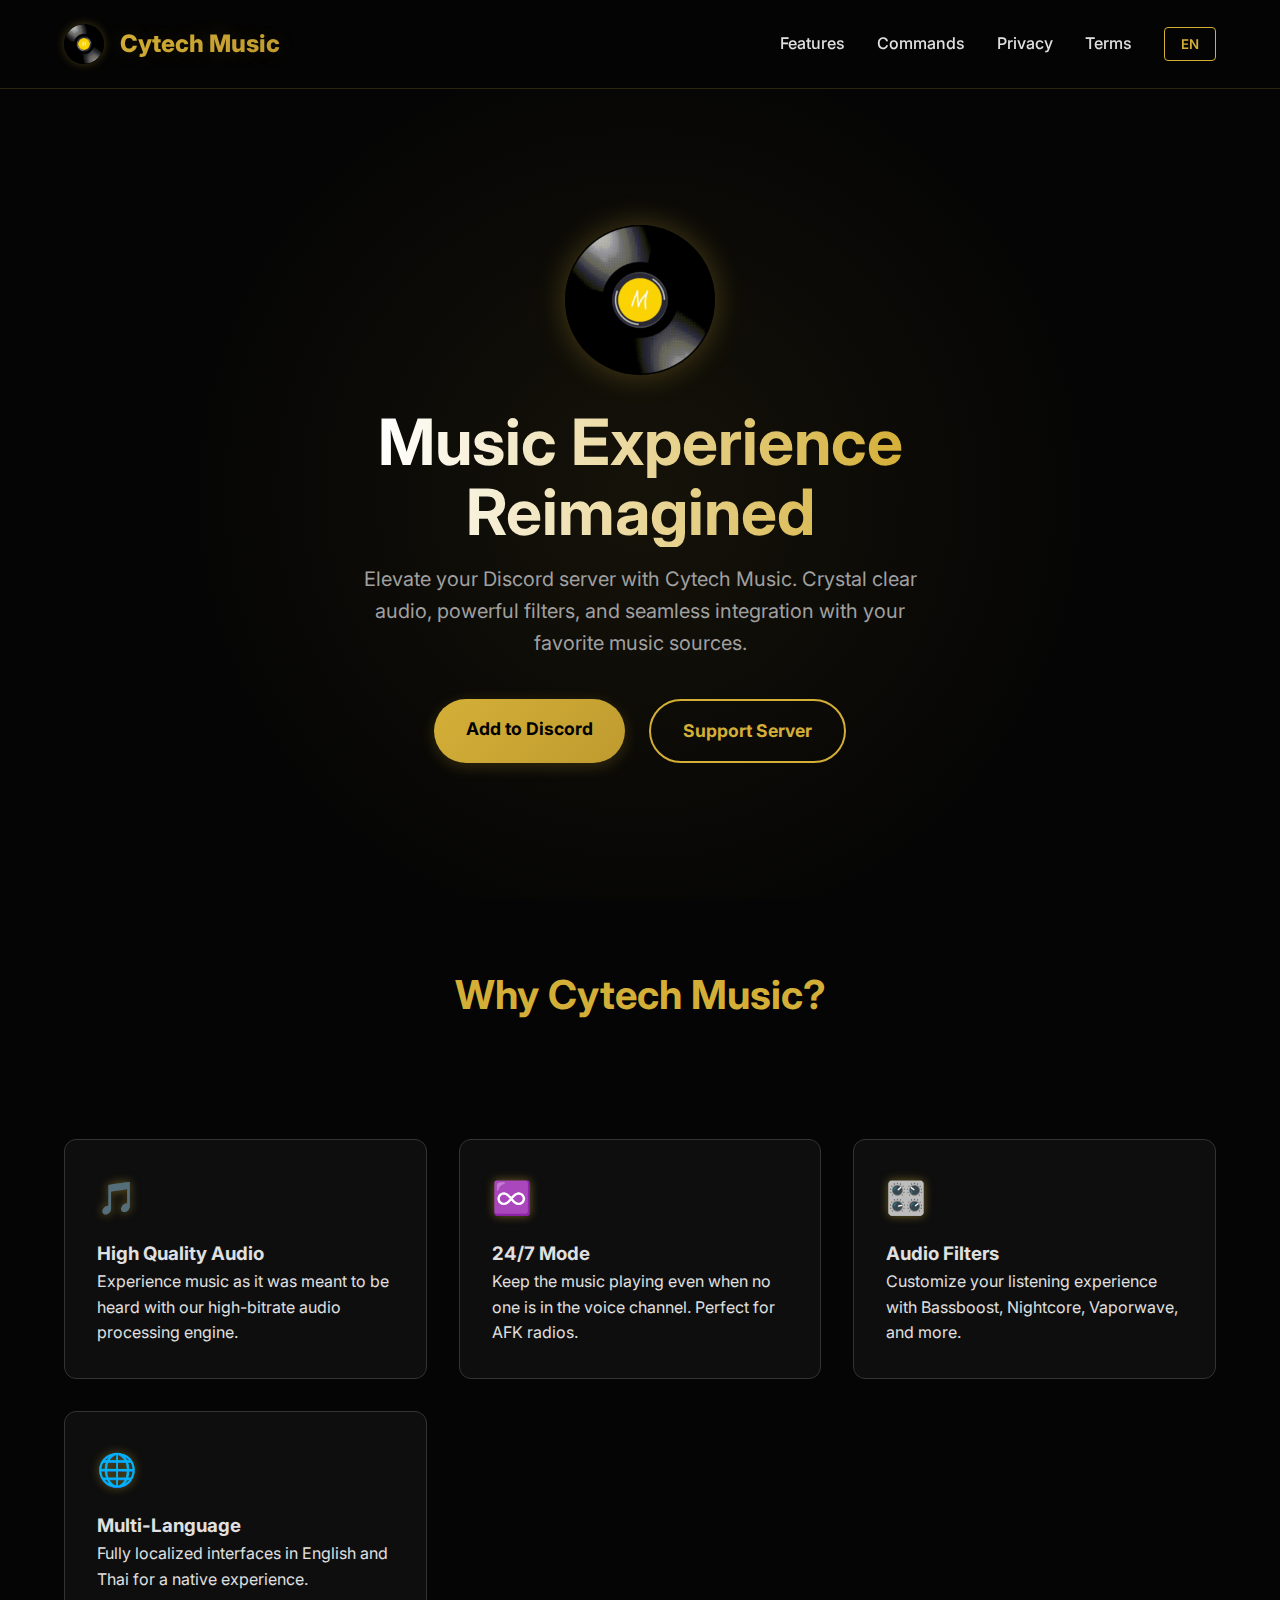
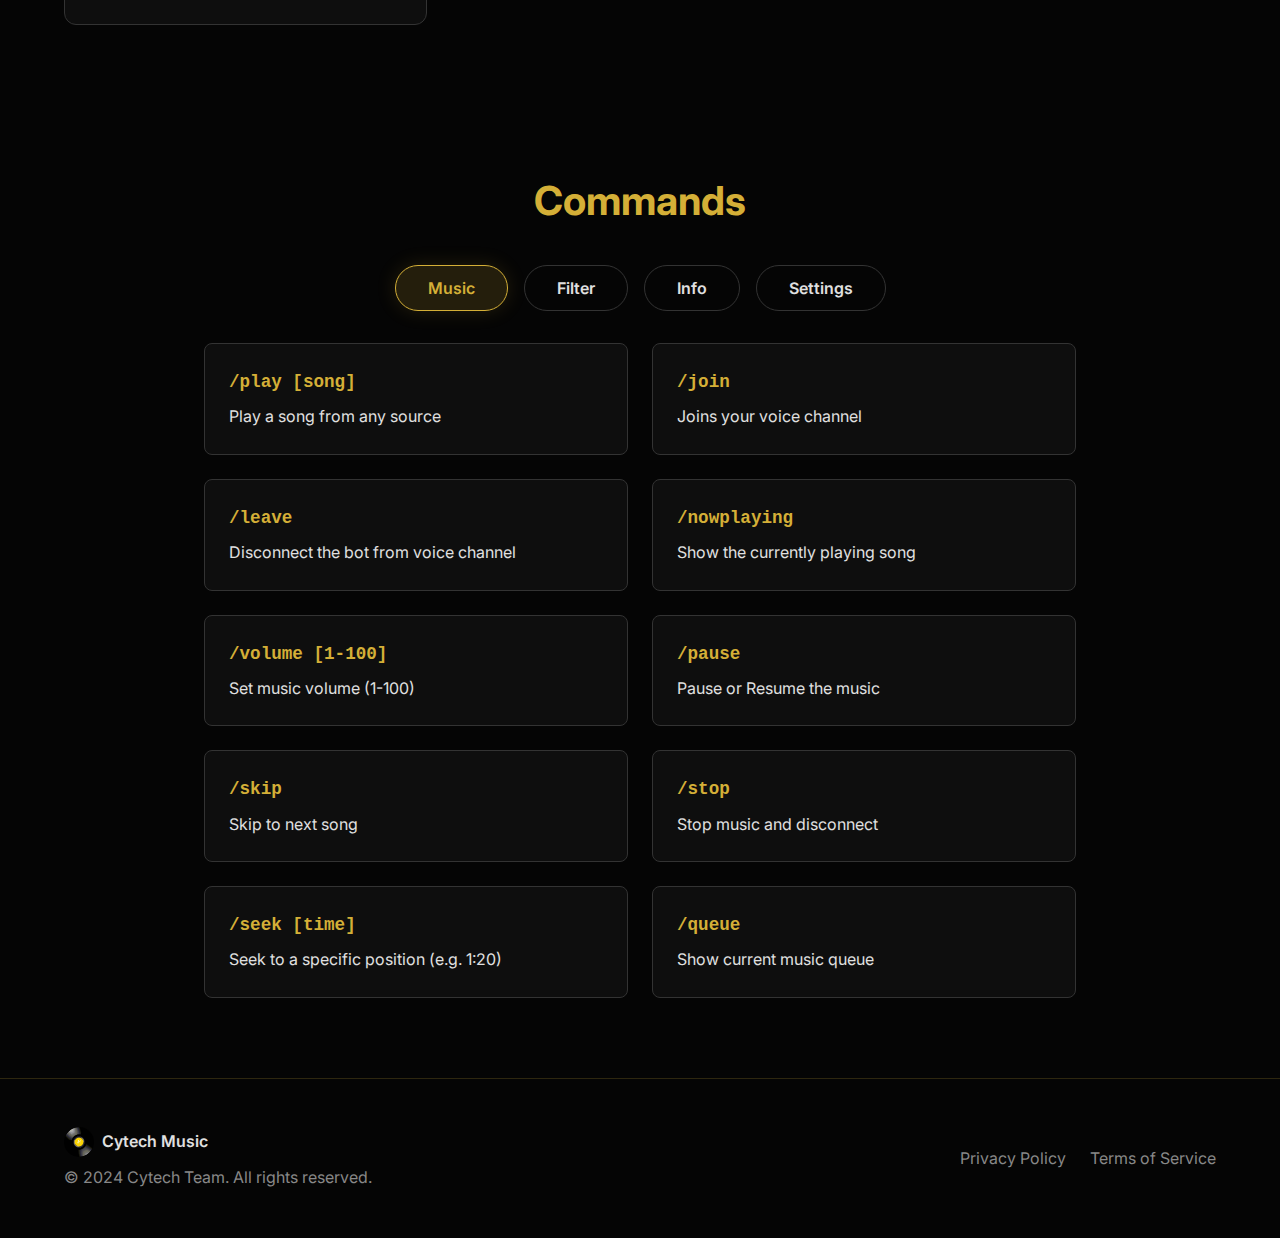
<file: index.html>
<!DOCTYPE html>
<html lang="en">

<head>
    <meta charset="UTF-8">
    <meta name="viewport" content="width=device-width, initial-scale=1.0">
    <title>Cytech Music - High Quality Discord Music Bot</title>
    <link rel="icon" href="logo.gif" type="image/gif">
    <link rel="stylesheet" href="style.css">
    <link href="https://fonts.googleapis.com/css2?family=Inter:wght@400;500;600;700;800&display=swap" rel="stylesheet">
    <link rel="stylesheet" href="https://cdnjs.cloudflare.com/ajax/libs/font-awesome/6.0.0/css/all.min.css">
</head>

<body>
    <header>
        <div class="logo-container">
            <img src="logo.gif" alt="Cytech Music Logo" class="logo-img">
            <a href="index.html" class="logo">Cytech Music</a>
        </div>
        <nav>
            <div class="hamburger" onclick="toggleMenu()">
                <i class="fas fa-bars"></i>
            </div>
            <ul id="nav-links">
                <li><a href="#features" class="lang-text" data-en="Features" data-th="ฟีเจอร์"
                        onclick="closeMenu()">Features</a></li>
                <li><a href="#commands" class="lang-text" data-en="Commands" data-th="คำสั่ง"
                        onclick="closeMenu()">Commands</a></li>
                <li><a href="privacy.html" class="lang-text" data-en="Privacy" data-th="ความเป็นส่วนตัว"
                        onclick="closeMenu()">Privacy</a>
                </li>
                <li><a href="terms.html" class="lang-text" data-en="Terms" data-th="ข้อตกลง"
                        onclick="closeMenu()">Terms</a></li>
            </ul>
            <div class="lang-switch">
                <button id="lang-btn" onclick="toggleLanguage()">
                    <span id="curr-lang">EN</span>
                </button>
            </div>
        </nav>
    </header>

    <main>
        <section class="hero">
            <img src="logo.gif" alt="Cytech Music" class="hero-logo">
            <h1 class="lang-text" data-en="Music Experience<br>Reimagined" data-th="ประสบการณ์ดนตรี<br>ที่เหนือกว่า">
                Music Experience<br>Reimagined</h1>
            <p class="lang-text"
                data-en="Elevate your Discord server with Cytech Music. Crystal clear audio, powerful filters, and seamless integration with your favorite music sources."
                data-th="ยกระดับเซิร์ฟเวอร์ Discord ของคุณด้วย Cytech Music ระบบเสียงคมชัด ฟิลเตอร์จัดเต็ม และรองรับแหล่งเพลงที่คุณชื่นชอบ">
                Elevate your Discord server with Cytech Music. Crystal clear audio, powerful filters, and seamless
                integration with your favorite music sources.
            </p>
            <div class="hero-buttons">
                <a href="https://discord.com/oauth2/authorize?client_id=1315589139265224724&permissions=8&integration_type=0&scope=bot"
                    class="cta-button lang-text" data-en="Add to Discord" data-th="เชิญบอทเข้าเซิร์ฟเวอร์">Add to
                    Discord</a>
                <a href="https://discord.gg/jcJ2P6Bh2p" class="cta-button secondary lang-text" data-en="Support Server"
                    data-th="เข้าร่วมกลุ่มสนับสนุน">Support Server</a>
            </div>
        </section>

        <h2 class="section-title lang-text" id="features" data-en="Why Cytech Music?" data-th="ทำไมต้อง Cytech Music?">
            Why Cytech Music?</h2>
        <section class="features">
            <div class="feature-card">
                <div class="feature-icon">🎵</div>
                <h3 class="lang-text" data-en="High Quality Audio" data-th="คุณภาพเสียงระดับสูง">High Quality Audio</h3>
                <p class="lang-text"
                    data-en="Experience music as it was meant to be heard with our high-bitrate audio processing engine."
                    data-th="สัมผัสประสบการณ์ฟังเพลงที่ชัดเจนด้วยระบบประมวลผลเสียงคุณภาพสูงของเรา">Experience music as
                    it was meant to be heard with our high-bitrate audio processing engine.</p>
            </div>
            <div class="feature-card">
                <div class="feature-icon">♾️</div>
                <h3 class="lang-text" data-en="24/7 Mode" data-th="โหมด 24/7">24/7 Mode</h3>
                <p class="lang-text"
                    data-en="Keep the music playing even when no one is in the voice channel. Perfect for AFK radios."
                    data-th="เล่นเพลงต่อเนื่องแม้ไม่มีใครอยู่ในห้องเสียง เหมาะสำหรับเปิดวิทยุ AFK">Keep the music
                    playing even when no one is in the voice channel. Perfect for AFK radios.</p>
            </div>
            <div class="feature-card">
                <div class="feature-icon">🎛️</div>
                <h3 class="lang-text" data-en="Audio Filters" data-th="ฟิลเตอร์เสียง">Audio Filters</h3>
                <p class="lang-text"
                    data-en="Customize your listening experience with Bassboost, Nightcore, Vaporwave, and more."
                    data-th="ปรับแต่งการฟังด้วย Bassboost, Nightcore, Vaporwave และอื่นๆ อีกมากมาย">Customize your
                    listening experience with Bassboost, Nightcore, Vaporwave, and more.</p>
            </div>
            <div class="feature-card">
                <div class="feature-icon">🌐</div>
                <h3 class="lang-text" data-en="Multi-Language" data-th="รองรับหลายภาษา">Multi-Language</h3>
                <p class="lang-text" data-en="Fully localized interfaces in English and Thai for a native experience."
                    data-th="รองรับทั้งภาษาอังกฤษและภาษาไทยอย่างเต็มรูปแบบ เพื่อความเข้าใจที่ง่ายขึ้น">Fully localized
                    interfaces in English and Thai for a native experience.</p>
            </div>
        </section>

        <h2 class="section-title lang-text" id="commands" data-en="Commands" data-th="รายการคำสั่ง">Commands</h2>

        <div class="tabs-container">
            <div class="tabs">
                <button class="tab-btn active" onclick="openTab('music')">Music</button>
                <button class="tab-btn" onclick="openTab('filter')">Filter</button>
                <button class="tab-btn" onclick="openTab('info')">Info</button>
                <button class="tab-btn" onclick="openTab('settings')">Settings</button>
            </div>

            <!-- MUSIC COMMANDS -->
            <div id="music" class="tab-content active">
                <div class="command-grid">
                    <div class="command-item">
                        <span class="command-name">/play [song]</span>
                        <span class="lang-text" data-en="Play a song from any source"
                            data-th="เล่นเพลงจากแหล่งต่างๆ">Play a song from any source</span>
                    </div>
                    <div class="command-item">
                        <span class="command-name">/join</span>
                        <span class="lang-text" data-en="Joins your voice channel"
                            data-th="เข้าร่วมช่องเสียงของคุณ">Joins your voice channel</span>
                    </div>
                    <div class="command-item">
                        <span class="command-name">/leave</span>
                        <span class="lang-text" data-en="Disconnect the bot from voice channel"
                            data-th="ตัดการเชื่อมต่อบอทจากช่องเสียง">Disconnect the bot from voice channel</span>
                    </div>
                    <div class="command-item">
                        <span class="command-name">/nowplaying</span>
                        <span class="lang-text" data-en="Show the currently playing song"
                            data-th="แสดงเพลงที่กำลังเล่นอยู่">Show the currently playing song</span>
                    </div>
                    <div class="command-item">
                        <span class="command-name">/volume [1-100]</span>
                        <span class="lang-text" data-en="Set music volume (1-100)"
                            data-th="ปรับระดับเสียงเพลง (1-100)">Set music volume (1-100)</span>
                    </div>
                    <div class="command-item">
                        <span class="command-name">/pause</span>
                        <span class="lang-text" data-en="Pause or Resume the music"
                            data-th="หยุดชั่วคราว หรือ เล่นเพลงต่อ">Pause or Resume the music</span>
                    </div>
                    <div class="command-item">
                        <span class="command-name">/skip</span>
                        <span class="lang-text" data-en="Skip to next song" data-th="ข้ามไปเพลงถัดไป">Skip to next
                            song</span>
                    </div>
                    <div class="command-item">
                        <span class="command-name">/stop</span>
                        <span class="lang-text" data-en="Stop music and disconnect"
                            data-th="หยุดเพลงและออกจากช่องเสียง">Stop music and disconnect</span>
                    </div>
                    <div class="command-item">
                        <span class="command-name">/seek [time]</span>
                        <span class="lang-text" data-en="Seek to a specific position (e.g. 1:20)"
                            data-th="เลื่อนไปยังช่วงเวลาที่ต้องการ (เช่น 1:20)">Seek to a specific position (e.g.
                            1:20)</span>
                    </div>
                    <div class="command-item">
                        <span class="command-name">/queue</span>
                        <span class="lang-text" data-en="Show current music queue" data-th="แสดงคิวเพลงปัจจุบัน">Show
                            current music queue</span>
                    </div>
                </div>
            </div>

            <!-- FILTER COMMANDS -->
            <div id="filter" class="tab-content">
                <div class="command-grid">
                    <div class="command-item">
                        <span class="command-name">/speed [value]</span>
                        <span class="lang-text" data-en="Set playback speed (e.g. 1.25)"
                            data-th="ปรับความเร็วเพลง (เช่น 1.25)">Set playback speed</span>
                    </div>
                    <div class="command-item">
                        <span class="command-name">/karaoke</span>
                        <span class="lang-text" data-en="Apply karaoke effect (remove vocals)"
                            data-th="เปิดโหมดคาราโอเกะ (ตัดเสียงร้อง)">Apply karaoke effect</span>
                    </div>
                    <div class="command-item">
                        <span class="command-name">/tremolo</span>
                        <span class="lang-text" data-en="Apply tremolo effect"
                            data-th="เปิดเอฟเฟกต์ Tremolo (สั่น)">Apply tremolo effect</span>
                    </div>
                    <div class="command-item">
                        <span class="command-name">/vibrato</span>
                        <span class="lang-text" data-en="Apply vibrato effect"
                            data-th="เปิดเอฟเฟกต์ Vibrato (ลูกคอ)">Apply vibrato effect</span>
                    </div>
                    <div class="command-item">
                        <span class="command-name">/rotation</span>
                        <span class="lang-text" data-en="Apply rotation effect" data-th="เปิดเอฟเฟกต์หมุนเสียง">Apply
                            rotation effect</span>
                    </div>
                    <div class="command-item">
                        <span class="command-name">/distortion</span>
                        <span class="lang-text" data-en="Apply distortion effect" data-th="เปิดเอฟเฟกต์เสียงแตก">Apply
                            distortion effect</span>
                    </div>
                    <div class="command-item">
                        <span class="command-name">/lowpass</span>
                        <span class="lang-text" data-en="Apply lowpass filter"
                            data-th="เปิด Lowpass Filter (ตัดเสียงแหลม)">Apply lowpass filter</span>
                    </div>
                    <div class="command-item">
                        <span class="command-name">/channelmix</span>
                        <span class="lang-text" data-en="Mix audio channels manually"
                            data-th="ปรับแต่ง Channel เสียงเอง">Mix audio channels manually</span>
                    </div>
                    <div class="command-item">
                        <span class="command-name">/nightcore</span>
                        <span class="lang-text" data-en="Apply Nightcore effect" data-th="เปิดโหมด Nightcore">Apply
                            Nightcore effect</span>
                    </div>
                    <div class="command-item">
                        <span class="command-name">/8d</span>
                        <span class="lang-text" data-en="Apply 8D Audio effect" data-th="เปิดโหมด 8D Audio">Apply 8D
                            Audio effect</span>
                    </div>
                    <div class="command-item">
                        <span class="command-name">/vaporwave</span>
                        <span class="lang-text" data-en="Apply Vaporwave effect" data-th="เปิดโหมด Vaporwave">Apply
                            Vaporwave effect</span>
                    </div>
                    <div class="command-item">
                        <span class="command-name">/cleareffect</span>
                        <span class="lang-text" data-en="Clear all sound effects"
                            data-th="ล้างเอฟเฟกต์เสียงทั้งหมด">Clear all sound effects</span>
                    </div>
                </div>
            </div>

            <!-- INFO COMMANDS -->
            <div id="info" class="tab-content">
                <div class="command-grid">
                    <div class="command-item">
                        <span class="command-name">/help</span>
                        <span class="lang-text" data-en="Show help info" data-th="แสดงวิธีใช้งานและรายชื่อคำสั่ง">Show
                            help info</span>
                    </div>
                    <div class="command-item">
                        <span class="command-name">/viewsettings</span>
                        <span class="lang-text" data-en="View current settings" data-th="ดูการตั้งค่าปัจจุบัน">View
                            current settings</span>
                    </div>
                    <div class="command-item">
                        <span class="command-name">/ping</span>
                        <span class="lang-text" data-en="Check bot latency" data-th="เช็คค่าความหน่วง (Ping)">Check bot
                            latency</span>
                    </div>
                    <div class="command-item">
                        <span class="command-name">/uptime</span>
                        <span class="lang-text" data-en="Check bot uptime" data-th="เช็คเวลาทำงานของบอท">Check bot
                            uptime</span>
                    </div>
                    <div class="command-item">
                        <span class="command-name">/stats</span>
                        <span class="lang-text" data-en="Show system & node stats" data-th="แสดงสถานะระบบและ Node">Show
                            system & node stats</span>
                    </div>
                    <div class="command-item">
                        <span class="command-name">/botinfo</span>
                        <span class="lang-text" data-en="Show bot information" data-th="แสดงข้อมูลเกี่ยวกับบอท">Show bot
                            information</span>
                    </div>
                </div>
            </div>

            <!-- SETTINGS COMMANDS -->
            <div id="settings" class="tab-content">
                <div class="command-grid">
                    <div class="command-item">
                        <span class="command-name">/reset</span>
                        <span class="lang-text" data-en="Reset settings to default"
                            data-th="รีเซ็ตการตั้งค่าเป็นค่าเริ่มต้น">Reset settings to default</span>
                    </div>
                    <div class="command-item">
                        <span class="command-name">/setup</span>
                        <span class="lang-text" data-en="Create music request channel" data-th="สร้างห้องขอเพลง">Create
                            music request channel</span>
                    </div>
                    <div class="command-item">
                        <span class="command-name">/prefix [new]</span>
                        <span class="lang-text" data-en="Change bot prefix" data-th="เปลี่ยนคำนำหน้าบอท">Change bot
                            prefix</span>
                    </div>
                    <div class="command-item">
                        <span class="command-name">/language [lang]</span>
                        <span class="lang-text" data-en="Change bot language (en/th)"
                            data-th="เปลี่ยนภาษาของบอท (en/th)">Change bot language</span>
                    </div>
                    <div class="command-item">
                        <span class="command-name">/247</span>
                        <span class="lang-text" data-en="Toggle 24/7 mode" data-th="เปิด-ปิดโหมด 24/7">Toggle 24/7
                            mode</span>
                    </div>
                    <div class="command-item">
                        <span class="command-name">/autoplay</span>
                        <span class="lang-text" data-en="Toggle Autoplay" data-th="เปิด-ปิดเล่นเพลงอัตโนมัติ">Toggle
                            Autoplay</span>
                    </div>
                </div>
            </div>
        </div>
    </main>

    <footer>
        <div class="footer-content">
            <div class="footer-left">
                <div class="footer-logo">
                    <img src="logo.gif" alt="Logo" style="width: 30px; border-radius: 50%;">
                    <span>Cytech Music</span>
                </div>
                <div class="copyright">&copy; 2024 Cytech Team. All rights reserved.</div>
            </div>
            <div class="legal-links">
                <a href="privacy.html" class="lang-text" data-en="Privacy Policy"
                    data-th="นโยบายความเป็นส่วนตัว">Privacy
                    Policy</a>
                <a href="terms.html" class="lang-text" data-en="Terms of Service" data-th="เงื่อนไขการให้บริการ">Terms
                    of
                    Service</a>
            </div>
        </div>
    </footer>

    <script src="script.js"></script>
</body>

</html>
</file>
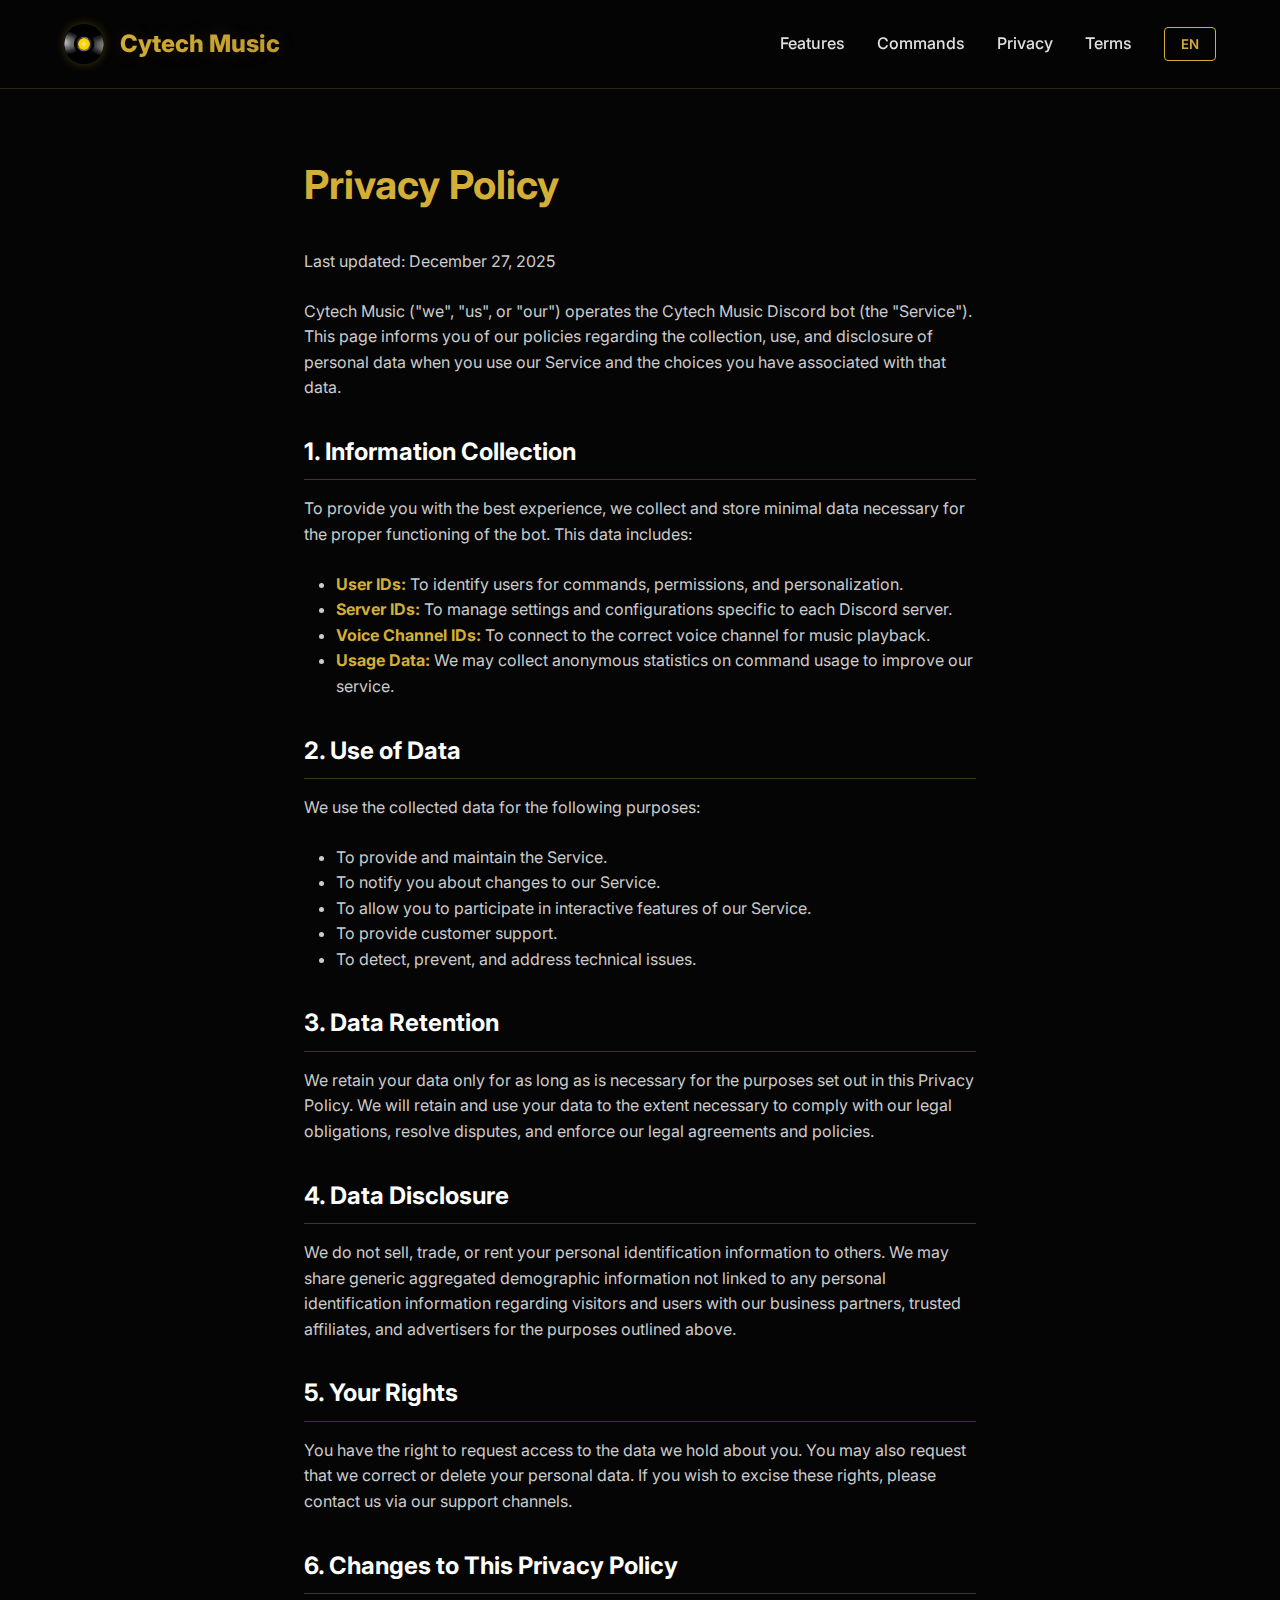
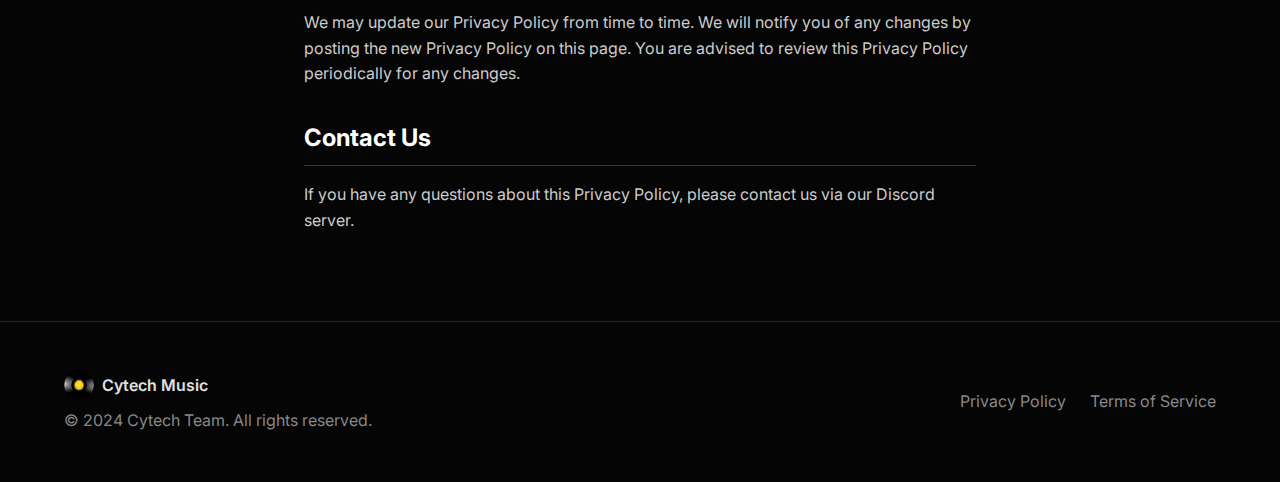
<file: privacy.html>
<!DOCTYPE html>
<html lang="en">

<head>
    <meta charset="UTF-8">
    <meta name="viewport" content="width=device-width, initial-scale=1.0">
    <title>Privacy Policy - Cytech Music</title>
    <link rel="stylesheet" href="style.css">
    <link href="https://fonts.googleapis.com/css2?family=Inter:wght@400;500;600;700;800&display=swap" rel="stylesheet">
    <link rel="stylesheet" href="https://cdnjs.cloudflare.com/ajax/libs/font-awesome/6.0.0/css/all.min.css">
    <link rel="icon" href="logo.gif" type="image/gif">
</head>

<body>
    <header>
        <div class="logo-container">
            <img src="logo.gif" alt="Cytech Music Logo" class="logo-img">
            <a href="index.html" class="logo">Cytech Music</a>
        </div>
        <nav>
            <div class="hamburger" onclick="toggleMenu()">
                <i class="fas fa-bars"></i>
            </div>
            <ul id="nav-links">
                <li><a href="index.html#features" class="lang-text" data-en="Features" data-th="ฟีเจอร์"
                        onclick="closeMenu()">Features</a>
                </li>
                <li><a href="index.html#commands" class="lang-text" data-en="Commands" data-th="คำสั่ง"
                        onclick="closeMenu()">Commands</a>
                </li>
                <li><a href="privacy.html" class="lang-text" data-en="Privacy" data-th="ความเป็นส่วนตัว"
                        onclick="closeMenu()">Privacy</a>
                </li>
                <li><a href="terms.html" class="lang-text" data-en="Terms" data-th="ข้อตกลง"
                        onclick="closeMenu()">Terms</a></li>
            </ul>
            <div class="lang-switch">
                <button id="lang-btn" onclick="toggleLanguage()">
                    <span id="curr-lang">EN</span>
                </button>
            </div>
        </nav>
    </header>

    <main class="content-container">
        <h1 class="lang-text" data-en="Privacy Policy" data-th="นโยบายความเป็นส่วนตัว">Privacy Policy</h1>
        <p class="lang-text" data-en="Last updated: December 27, 2025" data-th="อัปเดตล่าสุด: 27 ธันวาคม 2025">Last
            updated: December 27, 2025</p>

        <p class="lang-text"
            data-en="Cytech Music ('we', 'us', or 'our') operates the Cytech Music Discord bot (the 'Service'). This page informs you of our policies regarding the collection, use, and disclosure of personal data when you use our Service and the choices you have associated with that data."
            data-th="Cytech Music ('เรา') ให้บริการบอทเพลง Discord ('บริการ') หน้านี้แจ้งให้คุณทราบถึงนโยบายของเราเกี่ยวกับการรวบรวม การใช้ และการเปิดเผยข้อมูลส่วนบุคคลเมื่อคุณใช้บริการของเรา และทางเลือกที่คุณมีเกี่ยวกับข้อมูลนั้น">
            Cytech Music ("we", "us", or "our") operates the Cytech Music Discord bot (the "Service"). This page informs
            you of our policies regarding the collection, use, and disclosure of personal data when you use our Service
            and the choices you have associated with that data.
        </p>

        <h2 class="lang-text" data-en="1. Information Collection" data-th="1. การรวบรวมข้อมูล">1. Information Collection
        </h2>
        <p class="lang-text"
            data-en="To provide you with the best experience, we collect and store minimal data necessary for the proper functioning of the bot. This data includes:"
            data-th="เพื่อมอบประสบการณ์ที่ดีที่สุด เราเก็บรวบรวมและจัดเก็บข้อมูลที่จำเป็นต่อการทำงานของบอทอย่างเหมาะสม ได้แก่:">
            To provide you with the best experience, we collect and store minimal data necessary for the proper
            functioning of the bot. This data includes:
        </p>
        <ul>
            <li class="lang-text"
                data-en="<strong>User IDs:</strong> To identify users for commands, permissions, and personalization."
                data-th="<strong>User IDs:</strong> เพื่อระบุตัวตนผู้ใช้สำหรับคำสั่ง สิทธิ์ และการปรับแต่งส่วนตัว">
                <strong>User IDs:</strong> To identify users for commands, permissions, and personalization.
            </li>
            <li class="lang-text"
                data-en="<strong>Server IDs:</strong> To manage settings and configurations specific to each Discord server."
                data-th="<strong>Server IDs:</strong> เพื่อจัดการการตั้งค่าเฉพาะสำหรับแต่ละเซิร์ฟเวอร์ Discord">
                <strong>Server IDs:</strong> To manage settings and configurations specific to each Discord server.
            </li>
            <li class="lang-text"
                data-en="<strong>Voice Channel IDs:</strong> To connect to the correct voice channel for music playback."
                data-th="<strong>Voice Channel IDs:</strong> เพื่อเชื่อมต่อกับช่องเสียงที่ถูกต้องสำหรับเล่นเพลง">
                <strong>Voice Channel IDs:</strong> To connect to the correct voice channel for music playback.
            </li>
            <li class="lang-text"
                data-en="<strong>Usage Data:</strong> We may collect anonymous statistics on command usage to improve our service."
                data-th="<strong>ข้อมูลการใช้งาน:</strong> เราอาจรวบรวมสถิติการใช้คำสั่งแบบไม่ระบุตัวตนเพื่อปรับปรุงบริการของเรา">
                <strong>Usage Data:</strong> We may collect anonymous statistics on command usage to improve our
                service.
            </li>
        </ul>

        <h2 class="lang-text" data-en="2. Use of Data" data-th="2. การใช้ข้อมูล">2. Use of Data</h2>
        <p class="lang-text" data-en="We use the collected data for the following purposes:"
            data-th="เราใช้ข้อมูลที่รวบรวมเพื่อวัตถุประสงค์ต่อไปนี้:">We use the collected data for the following
            purposes:</p>
        <ul>
            <li class="lang-text" data-en="To provide and maintain the Service."
                data-th="เพื่อให้บริการและดูแลรักษาบริการ">To provide and maintain the Service.</li>
            <li class="lang-text" data-en="To notify you about changes to our Service."
                data-th="เพื่อแจ้งให้คุณทราบเกี่ยวกับการเปลี่ยนแปลงบริการของเรา">To notify you about changes to our
                Service.</li>
            <li class="lang-text" data-en="To allow you to participate in interactive features of our Service."
                data-th="เพื่ออนุญาตให้คุณมีส่วนร่วมในฟีเจอร์แบบโต้ตอบของบริการของเรา">To allow you to participate in
                interactive features of our Service.</li>
            <li class="lang-text" data-en="To provide customer support." data-th="เพื่อให้บริการสนับสนุนลูกค้า">To
                provide customer support.</li>
            <li class="lang-text" data-en="To detect, prevent, and address technical issues."
                data-th="เพื่อตรวจจับ ป้องกัน และแก้ไขปัญหาทางเทคนิค">To detect, prevent, and address technical issues.
            </li>
        </ul>

        <h2 class="lang-text" data-en="3. Data Retention" data-th="3. การเก็บรักษาข้อมูล">3. Data Retention</h2>
        <p class="lang-text"
            data-en="We retain your data only for as long as is necessary for the purposes set out in this Privacy Policy. We will retain and use your data to the extent necessary to comply with our legal obligations, resolve disputes, and enforce our legal agreements and policies."
            data-th="เราเก็บรักษาข้อมูลของคุณตามระยะเวลาที่จำเป็นสำหรับวัตถุประสงค์ที่ระบุในนโยบายความเป็นส่วนตัวนี้เท่านั้น เราจะเก็บรักษาและใช้ข้อมูลของคุณเท่าที่จำเป็นเพื่อปฏิบัติตามภาระผูกพันทางกฎหมาย แก้ไขข้อพิพาท และบังคับใช้ข้อตกลงและนโยบายทางกฎหมายของเรา">
            We retain your data only for as long as is necessary for the purposes set out in this Privacy Policy. We
            will retain and use your data to the extent necessary to comply with our legal obligations, resolve
            disputes, and enforce our legal agreements and policies.
        </p>

        <h2 class="lang-text" data-en="4. Data Disclosure" data-th="4. การเปิดเผยข้อมูล">4. Data Disclosure</h2>
        <p class="lang-text"
            data-en="We do not sell, trade, or rent your personal identification information to others. We may share generic aggregated demographic information not linked to any personal identification information regarding visitors and users with our business partners, trusted affiliates, and advertisers for the purposes outlined above."
            data-th="เราไม่ขาย แลกเปลี่ยน หรือเช่าข้อมูลระบุตัวตนส่วนบุคคลของคุณให้กับผู้อื่น เราอาจแบ่งปันข้อมูลประชากรแบบรวมทั่วไปที่ไม่ได้เชื่อมโยงกับข้อมูลระบุตัวตนส่วนบุคคลใดๆ เกี่ยวกับผู้เยี่ยมชมและผู้ใช้กับพันธมิตรทางธุรกิจ บริษัทในเครือที่เชื่อถือได้ และผู้ลงโฆษณาของเรา เพื่อวัตถุประสงค์ที่ระบุไว้ข้างต้น">
            We do not sell, trade, or rent your personal identification information to others. We may share generic
            aggregated demographic information not linked to any personal identification information regarding visitors
            and users with our business partners, trusted affiliates, and advertisers for the purposes outlined above.
        </p>

        <h2 class="lang-text" data-en="5. Your Rights" data-th="5. สิทธิของคุณ">5. Your Rights</h2>
        <p class="lang-text"
            data-en="You have the right to request access to the data we hold about you. You may also request that we correct or delete your personal data. If you wish to excise these rights, please contact us via our support channels."
            data-th="คุณมีสิทธิ์ขอเข้าถึงข้อมูลที่เราถือครองเกี่ยวกับคุณ คุณยังอาจขอให้เราแก้ไขหรือลบข้อมูลส่วนบุคคลของคุณ หากคุณต้องการใช้สิทธิ์เหล่านี้ โปรดติดต่อเราผ่านช่องทางการสนับสนุนของเรา">
            You have the right to request access to the data we hold about you. You may also request that we correct or
            delete your personal data. If you wish to excise these rights, please contact us via our support channels.
        </p>

        <h2 class="lang-text" data-en="6. Changes to This Privacy Policy"
            data-th="6. การเปลี่ยนแปลงนโยบายความเป็นส่วนตัว">6. Changes to This Privacy Policy</h2>
        <p class="lang-text"
            data-en="We may update our Privacy Policy from time to time. We will notify you of any changes by posting the new Privacy Policy on this page. You are advised to review this Privacy Policy periodically for any changes."
            data-th="เราอาจอัปเดตชี้แจงความเป็นส่วนตัวของเราเป็นครั้งคราว เราจะแจ้งให้คุณทราบถึงการเปลี่ยนแปลงใดๆ โดยการโพสต์นโยบายความเป็นส่วนตัวใหม่ในหน้านี้ คุณควรตรวจสอบนโยบายความเป็นส่วนตัวนี้เป็นระยะเพื่อดูการเปลี่ยนแปลง">
            We may update our Privacy Policy from time to time. We will notify you of any changes by posting the new
            Privacy Policy on this page. You are advised to review this Privacy Policy periodically for any changes.
        </p>

        <h2 class="lang-text" data-en="Contact Us" data-th="ติดต่อเรา">Contact Us</h2>
        <p class="lang-text"
            data-en="If you have any questions about this Privacy Policy, please contact us via our Discord server."
            data-th="หากคุณมีคำถามเกี่ยวกับนโยบายความเป็นส่วนตัวนี้ โปรดติดต่อเราผ่านเซิร์ฟเวอร์ Discord ของเรา">If you
            have any questions about this Privacy Policy, please contact us via our Discord server.</p>
    </main>

    <footer>
        <div class="footer-content">
            <div class="footer-left">
                <div class="footer-logo">
                    <img src="logo.gif" alt="Logo" style="width: 30px; border-radius: 50%;">
                    <span>Cytech Music</span>
                </div>
                <div class="copyright">&copy; 2024 Cytech Team. All rights reserved.</div>
            </div>
            <div class="legal-links">
                <a href="privacy.html" class="lang-text" data-en="Privacy Policy"
                    data-th="นโยบายความเป็นส่วนตัว">Privacy Policy</a>
                <a href="terms.html" class="lang-text" data-en="Terms of Service" data-th="เงื่อนไขการให้บริการ">Terms
                    of Service</a>
            </div>
        </div>
    </footer>

    <script src="script.js"></script>
</body>

</html>
</file>
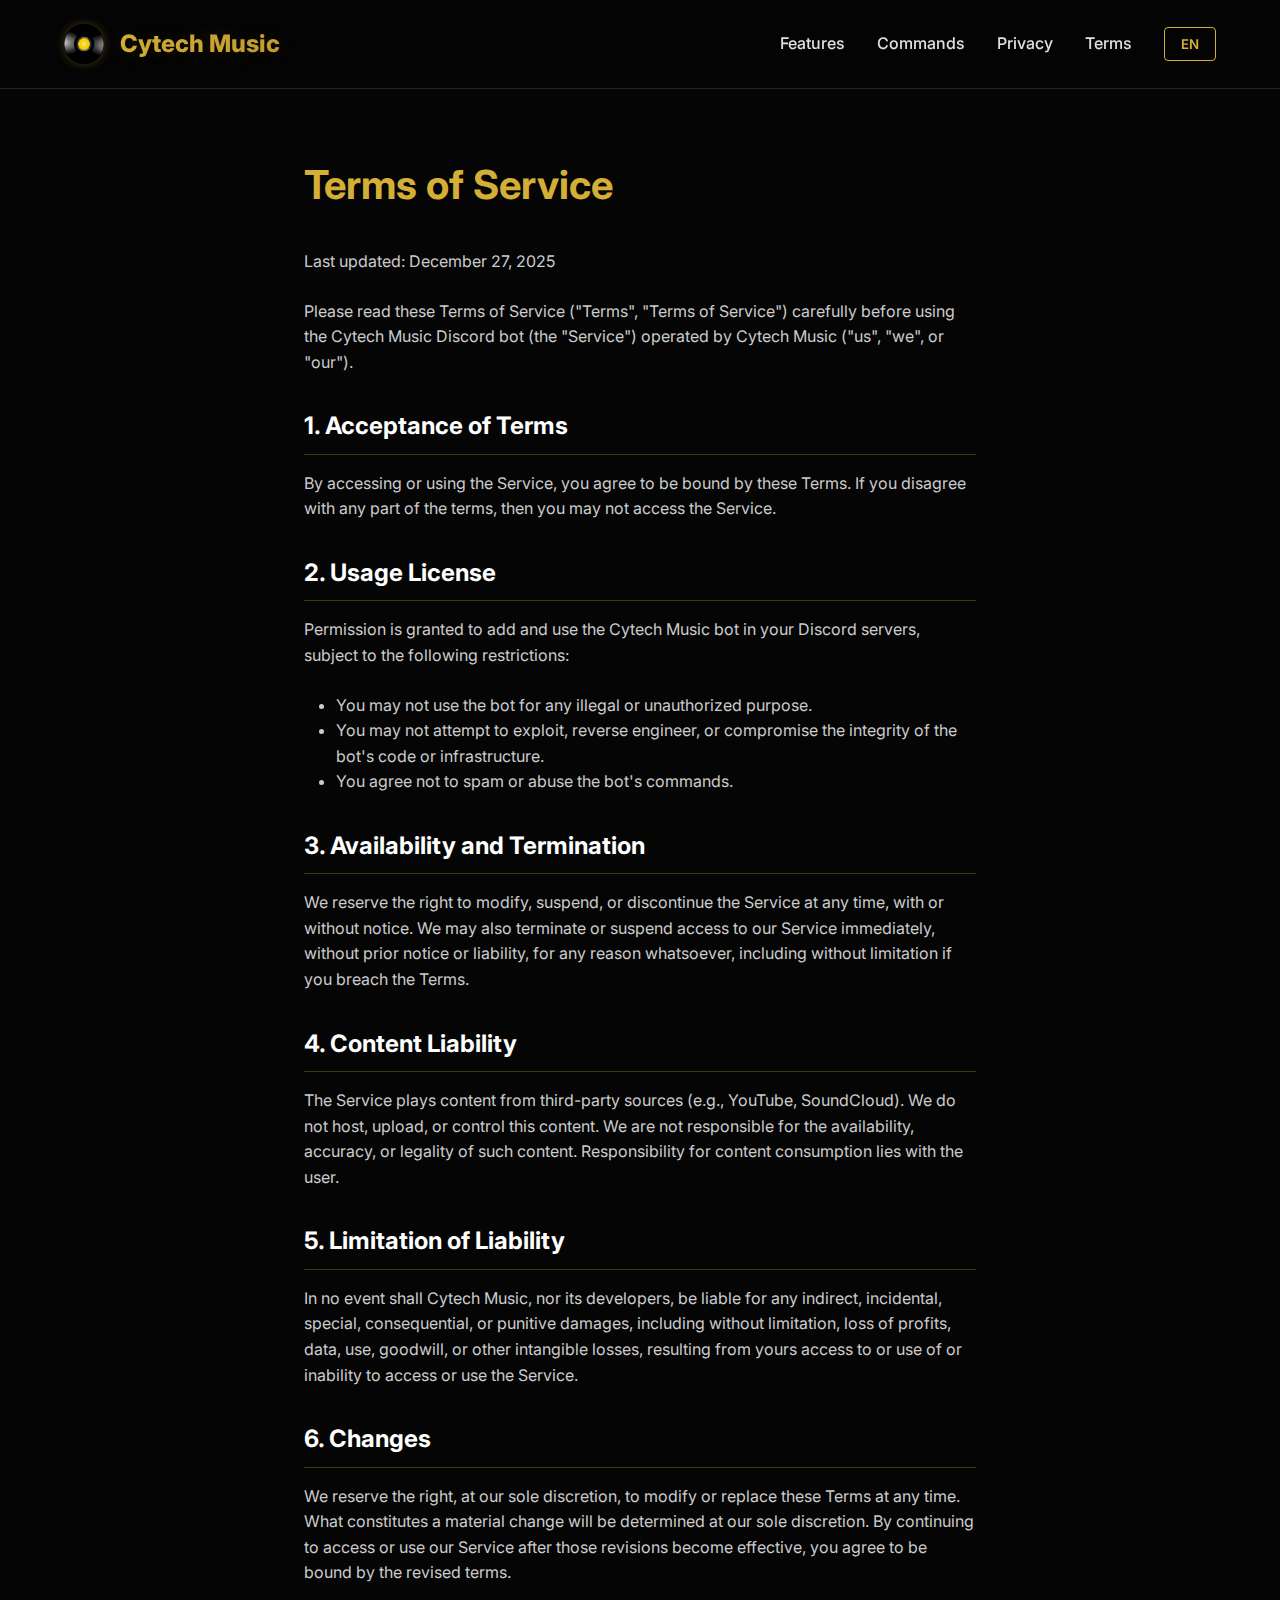
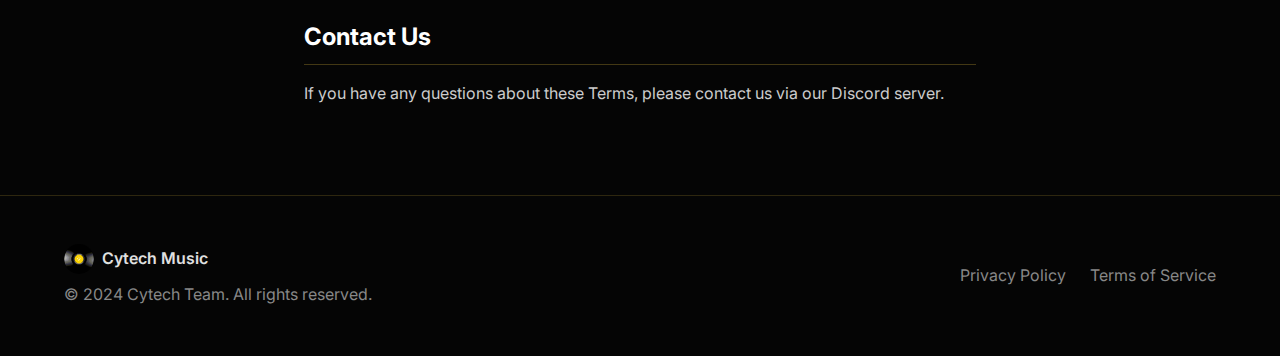
<file: terms.html>
<!DOCTYPE html>
<html lang="en">

<head>
    <meta charset="UTF-8">
    <meta name="viewport" content="width=device-width, initial-scale=1.0">
    <title>Terms of Service - Cytech Music</title>
    <link rel="stylesheet" href="style.css">
    <link href="https://fonts.googleapis.com/css2?family=Inter:wght@400;500;600;700;800&display=swap" rel="stylesheet">
    <link rel="stylesheet" href="https://cdnjs.cloudflare.com/ajax/libs/font-awesome/6.0.0/css/all.min.css">
    <link rel="icon" href="logo.gif" type="image/gif">
</head>

<body>
    <header>
        <div class="logo-container">
            <img src="logo.gif" alt="Cytech Music Logo" class="logo-img">
            <a href="index.html" class="logo">Cytech Music</a>
        </div>
        <nav>
            <ul>
                <li><a href="index.html#features" class="lang-text" data-en="Features" data-th="ฟีเจอร์">Features</a>
                </li>
                <li><a href="index.html#commands" class="lang-text" data-en="Commands" data-th="คำสั่ง">Commands</a>
                </li>
                <li><a href="privacy.html" class="lang-text" data-en="Privacy" data-th="ความเป็นส่วนตัว">Privacy</a>
                </li>
                <li><a href="terms.html" class="lang-text" data-en="Terms" data-th="ข้อตกลง">Terms</a></li>
            </ul>
            <div class="lang-switch">
                <button id="lang-btn" onclick="toggleLanguage()">
                    <span id="curr-lang">EN</span>
                </button>
            </div>
        </nav>
    </header>

    <main class="content-container">
        <h1 class="lang-text" data-en="Terms of Service" data-th="ข้อตกลงการใช้บริการ">Terms of Service</h1>
        <p class="lang-text" data-en="Last updated: December 27, 2025" data-th="อัปเดตล่าสุด: 27 ธันวาคม 2025">Last
            updated: December 27, 2025</p>

        <p class="lang-text"
            data-en="Please read these Terms of Service ('Terms', 'Terms of Service') carefully before using the Cytech Music Discord bot (the 'Service') operated by Cytech Music ('us', 'we', or 'our')."
            data-th="โปรดอ่านข้อตกลงการใช้บริการเหล่านี้ ('ข้อตกลง') อย่างละเอียดก่อนใช้บอท Cytech Music Discord ('บริการ') ที่ดำเนินการโดย Cytech Music ('เรา')">
            Please read these Terms of Service ("Terms", "Terms of Service") carefully before using the Cytech Music
            Discord bot (the "Service") operated by Cytech Music ("us", "we", or "our").
        </p>

        <h2 class="lang-text" data-en="1. Acceptance of Terms" data-th="1. การยอมรับข้อตกลง">1. Acceptance of Terms</h2>
        <p class="lang-text"
            data-en="By accessing or using the Service, you agree to be bound by these Terms. If you disagree with any part of the terms, then you may not access the Service."
            data-th="เมื่อเข้าถึงหรือใช้บริการ คุณตกลงที่จะผูกพันตามข้อตกลงเหล่านี้ หากคุณไม่เห็นด้วยกับส่วนใดส่วนหนึ่งของข้อตกลง คุณอาจไม่สามารถเข้าถึงบริการได้">
            By accessing or using the Service, you agree to be bound by these Terms. If you disagree with any part of
            the terms, then you may not access the Service.
        </p>

        <h2 class="lang-text" data-en="2. Usage License" data-th="2. ใบอนุญาตการใช้งาน">2. Usage License</h2>
        <p class="lang-text"
            data-en="Permission is granted to add and use the Cytech Music bot in your Discord servers, subject to the following restrictions:"
            data-th="อนุญาตให้เพิ่มและใช้บอท Cytech Music ในเซิร์ฟเวอร์ Discord ของคุณ ภายใต้ข้อจำกัดต่อไปนี้:">
            Permission is granted to add and use the Cytech Music bot in your Discord servers, subject to the following
            restrictions:
        </p>
        <ul>
            <li class="lang-text" data-en="You may not use the bot for any illegal or unauthorized purpose."
                data-th="คุณต้องไม่ใช้บอทเพื่อวัตถุประสงค์ที่ผิดกฎหมายหรือได้รับอนุญาต">
                You may not use the bot for any illegal or unauthorized purpose.
            </li>
            <li class="lang-text"
                data-en="You may not attempt to exploit, reverse engineer, or compromise the integrity of the bot's code or infrastructure."
                data-th="คุณต้องไม่พยายามใช้ประโยชน์ วิศวกรรมย้อนกลับ หรือทำลายความสมบูรณ์ของโค้ดหรือโครงสร้างพื้นฐานของบอท">
                You may not attempt to exploit, reverse engineer, or compromise the integrity of the bot's code or
                infrastructure.
            </li>
            <li class="lang-text" data-en="You agree not to spam or abuse the bot's commands."
                data-th="คุณตกลงที่จะไม่สแปมหรือใช้คำสั่งของบอทในทางที่ผิด">
                You agree not to spam or abuse the bot's commands.
            </li>
        </ul>

        <h2 class="lang-text" data-en="3. Availability and Termination" data-th="3. ความพร้อมใช้งานและการยุติบริการ">3.
            Availability and Termination</h2>
        <p class="lang-text"
            data-en="We reserve the right to modify, suspend, or discontinue the Service at any time, with or without notice. We may also terminate or suspend access to our Service immediately, without prior notice or liability, for any reason whatsoever, including without limitation if you breach the Terms."
            data-th="เราขอสงวนสิทธิ์ในการแก้ไข ระงับ หรือยุติบริการได้ทุกเมื่อ โดยมีหรือไม่มีการแจ้งล่วงหน้า นอกจากนี้ เรายังอาจยุติหรือระงับการเข้าถึงบริการของเราทันทีโดยไม่ต้องแจ้งล่วงหน้าหรือรับผิดชอบใดๆ ด้วยเหตุผลใดก็ตาม รวมถึงหากคุณละเมิดข้อตกลง">
            We reserve the right to modify, suspend, or discontinue the Service at any time, with or without notice. We
            may also terminate or suspend access to our Service immediately, without prior notice or liability, for any
            reason whatsoever, including without limitation if you breach the Terms.
        </p>

        <h2 class="lang-text" data-en="4. Content Liability" data-th="4. ความรับผิดชอบต่อเนื้อหา">4. Content Liability
        </h2>
        <p class="lang-text"
            data-en="The Service plays content from third-party sources (e.g., YouTube, SoundCloud). We do not host, upload, or control this content. We are not responsible for the availability, accuracy, or legality of such content. Responsibility for content consumption lies with the user."
            data-th="บริการนี้เล่นเนื้อหาจากแหล่งบุคคลที่สาม (เช่น YouTube, SoundCloud) เราไม่ได้โฮสต์ อัปโหลด หรือควบคุมเนื้อหานี้ เราไม่รับผิดชอบต่อความพร้อมใช้งาน ความถูกต้อง หรือความถูกต้องตามกฎหมายของเนื้อหาดังกล่าว ความรับผิดชอบในการเสพเนื้อหาเป็นของผู้ใช้">
            The Service plays content from third-party sources (e.g., YouTube, SoundCloud). We do not host, upload, or
            control this content. We are not responsible for the availability, accuracy, or legality of such content.
            Responsibility for content consumption lies with the user.
        </p>

        <h2 class="lang-text" data-en="5. Limitation of Liability" data-th="5. ข้อจำกัดความรับผิด">5. Limitation of
            Liability</h2>
        <p class="lang-text"
            data-en="In no event shall Cytech Music, nor its developers, be liable for any indirect, incidental, special, consequential, or punitive damages, including without limitation, loss of profits, data, use, goodwill, or other intangible losses, resulting from yours access to or use of or inability to access or use the Service."
            data-th="ไม่ว่าในกรณีใด Cytech Music หรือนักพัฒนาจะไม่รับผิดชอบต่อความเสียหายทางอ้อม ความเสียหายที่เกิดขึ้นโดยบังเอิญ ความเสียหายพิเศษ ความเสียหายที่เป็นผลสืบเนื่อง หรือความเสียหายเชิงลงโทษ ซึ่งรวมถึงแต่ไม่จำกัดเพียง การสูญเสียผลกำไร ข้อมูล การใช้งาน ค่าความนิยม หรือความสูญเสียที่จับต้องไม่ได้อื่นๆ ที่เป็นผลมาจากการเข้าถึงหรือการใช้ หรือความไม่สามารถเข้าถึงหรือใช้บริการของคุณ">
            In no event shall Cytech Music, nor its developers, be liable for any indirect, incidental, special,
            consequential, or punitive damages, including without limitation, loss of profits, data, use, goodwill, or
            other intangible losses, resulting from yours access to or use of or inability to access or use the Service.
        </p>

        <h2 class="lang-text" data-en="6. Changes" data-th="6. การเปลี่ยนแปลง">6. Changes</h2>
        <p class="lang-text"
            data-en="We reserve the right, at our sole discretion, to modify or replace these Terms at any time. What constitutes a material change will be determined at our sole discretion. By continuing to access or use our Service after those revisions become effective, you agree to be bound by the revised terms."
            data-th="เราขอสงวนสิทธิ์ตามดุลยพินิจของตนแต่เพียงผู้เดียวในการแก้ไขหรือเปลี่ยนข้อตกลงเหล่านี้ได้ทุกเมื่อ การเปลี่ยนแปลงที่มีสาระสำคัญจะถูกกำหนดตามดุลยพินิจของเราแต่เพียงผู้เดียว หากคุณยังคงเข้าถึงหรือใช้บริการของเราต่อไปหลังจากที่การแก้ไขเหล่านั้นมีผลบังคับใช้ ถือว่าคุณตกลงที่จะผูกพันตามข้อตกลงที่แก้ไข">
            We reserve the right, at our sole discretion, to modify or replace these Terms at any time. What constitutes
            a material change will be determined at our sole discretion. By continuing to access or use our Service
            after those revisions become effective, you agree to be bound by the revised terms.
        </p>

        <h2 class="lang-text" data-en="Contact Us" data-th="ติดต่อเรา">Contact Us</h2>
        <p class="lang-text"
            data-en="If you have any questions about these Terms, please contact us via our Discord server."
            data-th="หากคุณมีคำถามเกี่ยวกับข้อตกลงเหล่านี้ โปรดติดต่อเราผ่านเซิร์ฟเวอร์ Discord ของเรา">If you have any
            questions about these Terms, please contact us via our Discord server.</p>
    </main>

    <footer>
        <div class="footer-content">
            <div class="footer-left">
                <div class="footer-logo">
                    <img src="logo.gif" alt="Logo" style="width: 30px; border-radius: 50%;">
                    <span>Cytech Music</span>
                </div>
                <div class="copyright">&copy; 2024 Cytech Team. All rights reserved.</div>
            </div>
            <div class="legal-links">
                <a href="privacy.html" class="lang-text" data-en="Privacy Policy"
                    data-th="นโยบายความเป็นส่วนตัว">Privacy Policy</a>
                <a href="terms.html" class="lang-text" data-en="Terms of Service" data-th="เงื่อนไขการให้บริการ">Terms
                    of Service</a>
            </div>
        </div>
    </footer>

    <script src="script.js"></script>
</body>

</html>
</file>
<file: style.css>
:root {
    --bg-color: #050505;
    --text-color: #e0e0e0;
    --primary-color: #d4af37;
    --secondary-color: #bf9b30;
    --card-bg: rgba(20, 20, 20, 0.6);
    --border-color: #333333;
    --accent-gradient: linear-gradient(135deg, #d4af37 0%, #bf9b30 100%);
    --gold-glow: 0 0 20px rgba(212, 175, 55, 0.15);
}

* {
    margin: 0;
    padding: 0;
    box-sizing: border-box;
    font-family: 'Inter', -apple-system, BlinkMacSystemFont, "Segoe UI", Roboto, Helvetica, Arial, sans-serif;
}

body {
    background-color: var(--bg-color);
    color: var(--text-color);
    line-height: 1.6;
    overflow-x: hidden;
    scroll-behavior: smooth;
}

header {
    padding: 1.5rem 5%;
    display: flex;
    justify-content: space-between;
    align-items: center;
    backdrop-filter: blur(10px);
    position: sticky;
    top: 0;
    z-index: 100;
    background: rgba(5, 5, 5, 0.85);
    border-bottom: 1px solid rgba(212, 175, 55, 0.2);
}

.logo-container {
    display: flex;
    align-items: center;
    gap: 1rem;
}

.logo-img {
    width: 40px;
    height: 40px;
    border-radius: 50%;
    box-shadow: 0 0 10px rgba(212, 175, 55, 0.3);
}

.logo {
    font-size: 1.5rem;
    font-weight: 800;
    background: var(--accent-gradient);
    -webkit-background-clip: text;
    -webkit-text-fill-color: transparent;
    text-decoration: none;
    text-shadow: var(--gold-glow);
}

nav {
    display: flex;
    align-items: center;
    gap: 2rem;
}

nav ul {
    display: flex;
    list-style: none;
    gap: 2rem;
}

nav a {
    color: var(--text-color);
    text-decoration: none;
    font-weight: 500;
    transition: color 0.3s;
}

nav a:hover {
    color: var(--primary-color);
}

.lang-switch button {
    background: transparent;
    border: 1px solid var(--primary-color);
    color: var(--primary-color);
    padding: 0.5rem 1rem;
    border-radius: 4px;
    cursor: pointer;
    font-weight: 600;
    transition: all 0.3s;
}

.lang-switch button:hover {
    background: var(--primary-color);
    color: #000;
    box-shadow: var(--gold-glow);
}

.hero {
    min-height: 90vh;
    display: flex;
    flex-direction: column;
    justify-content: center;
    align-items: center;
    text-align: center;
    padding: 0 5%;
    background: radial-gradient(circle at 50% 50%, rgba(212, 175, 55, 0.08) 0%, transparent 60%);
}

.hero-logo {
    width: 150px;
    height: 150px;
    border-radius: 50%;
    margin-bottom: 2rem;
    box-shadow: 0 0 30px rgba(212, 175, 55, 0.3);
}

@keyframes float {
    0% {
        transform: translateY(0px);
    }

    50% {
        transform: translateY(-20px);
    }

    100% {
        transform: translateY(0px);
    }
}

.hero h1 {
    font-size: 4rem;
    margin-bottom: 1rem;
    line-height: 1.1;
    background: linear-gradient(to right, #ffffff, #d4af37);
    -webkit-background-clip: text;
    -webkit-text-fill-color: transparent;
}

.hero p {
    font-size: 1.25rem;
    color: #a0a0a0;
    max-width: 600px;
    margin-bottom: 2.5rem;
}

.hero-buttons {
    display: flex;
    gap: 1.5rem;
}

.cta-button {
    padding: 1rem 2rem;
    background: var(--accent-gradient);
    color: #000;
    text-decoration: none;
    border-radius: 50px;
    font-weight: 700;
    font-size: 1.1rem;
    transition: all 0.3s;
    border: none;
    cursor: pointer;
    box-shadow: 0 4px 15px rgba(212, 175, 55, 0.2);
}

.cta-button.secondary {
    background: transparent;
    border: 2px solid var(--primary-color);
    color: var(--primary-color);
    box-shadow: none;
}

.cta-button:hover {
    transform: translateY(-2px);
    box-shadow: 0 8px 25px rgba(212, 175, 55, 0.4);
}

.cta-button.secondary:hover {
    background: rgba(212, 175, 55, 0.1);
    color: #fff;
}


.features {
    padding: 5rem 5%;
    display: grid;
    grid-template-columns: repeat(auto-fit, minmax(300px, 1fr));
    gap: 2rem;
}

.feature-card {
    background: var(--card-bg);
    border: 1px solid var(--border-color);
    padding: 2rem;
    border-radius: 12px;
    transition: all 0.3s;
    position: relative;
    overflow: hidden;
}

.feature-card::before {
    content: '';
    position: absolute;
    top: 0;
    left: 0;
    width: 100%;
    height: 1px;
    background: linear-gradient(90deg, transparent, var(--primary-color), transparent);
    opacity: 0;
    transition: opacity 0.3s;
}

.feature-card:hover {
    transform: translateY(-5px);
    border-color: rgba(212, 175, 55, 0.3);
    box-shadow: var(--gold-glow);
}

.feature-card:hover::before {
    opacity: 1;
}

.feature-icon {
    font-size: 2rem;
    margin-bottom: 1rem;
    text-shadow: 0 0 10px rgba(212, 175, 55, 0.5);
}

.section-title {
    text-align: center;
    font-size: 2.5rem;
    margin: 4rem 0 2rem;
    color: var(--primary-color);
}

/* Tabs System */
.tabs-container {
    max-width: 1000px;
    margin: 0 auto 5rem;
    padding: 0 5%;
}

.tabs {
    display: flex;
    justify-content: center;
    gap: 1rem;
    margin-bottom: 2rem;
    flex-wrap: wrap;
}

.tab-btn {
    background: transparent;
    border: 1px solid var(--border-color);
    color: var(--text-color);
    padding: 0.75rem 2rem;
    border-radius: 30px;
    cursor: pointer;
    font-size: 1rem;
    font-weight: 600;
    transition: all 0.3s;
}

.tab-btn:hover,
.tab-btn.active {
    background: rgba(212, 175, 55, 0.15);
    border-color: var(--primary-color);
    color: var(--primary-color);
    box-shadow: var(--gold-glow);
}

.tab-content {
    display: none;
    animation: fadeIn 0.5s ease;
}

.tab-content.active {
    display: block;
}

@keyframes fadeIn {
    from {
        opacity: 0;
        transform: translateY(10px);
    }

    to {
        opacity: 1;
        transform: translateY(0);
    }
}

.command-grid {
    display: grid;
    grid-template-columns: repeat(auto-fill, minmax(280px, 1fr));
    gap: 1.5rem;
}

.command-item {
    background: var(--card-bg);
    border: 1px solid var(--border-color);
    padding: 1.5rem;
    border-radius: 8px;
    transition: all 0.3s;
    display: flex;
    flex-direction: column;
    gap: 0.5rem;
}

.command-item:hover {
    border-color: var(--primary-color);
    transform: translateY(-2px);
    box-shadow: 0 5px 15px rgba(0, 0, 0, 0.3);
}

.command-name {
    font-family: 'Courier New', monospace;
    color: var(--primary-color);
    font-weight: 700;
    font-size: 1.1rem;
}

footer {
    padding: 3rem 5%;
    border-top: 1px solid rgba(212, 175, 55, 0.2);
    color: #888;
}

.footer-content {
    display: flex;
    justify-content: space-between;
    align-items: center;
    flex-wrap: wrap;
    gap: 1rem;
}

.footer-left {
    display: flex;
    flex-direction: column;
    gap: 0.5rem;
}

.footer-logo {
    display: flex;
    align-items: center;
    gap: 0.5rem;
    font-weight: 600;
    color: var(--text-color);
}

.legal-links {
    display: flex;
    gap: 1.5rem;
}

.legal-links a {
    color: #888;
    text-decoration: none;
    transition: color 0.3s;
}

.legal-links a:hover {
    color: var(--primary-color);
}

/* Page Containers (Privacy/Terms) */
.content-container {
    max-width: 800px;
    margin: 0 auto;
    padding: 4rem 5%;
    min-height: 60vh;
}

.content-container h1 {
    margin-bottom: 2rem;
    font-size: 2.5rem;
    color: var(--primary-color);
}

.content-container h2 {
    margin: 2rem 0 1rem;
    color: #fff;
    border-bottom: 1px solid rgba(212, 175, 55, 0.3);
    padding-bottom: 0.5rem;
}

.content-container p,
.content-container ul {
    margin-bottom: 1.5rem;
    color: #ccc;
}

.content-container ul {
    padding-left: 2rem;
}

.content-container strong {
    color: var(--primary-color);
}

.hamburger {
    display: none;
    font-size: 1.5rem;
    color: var(--text-color);
    cursor: pointer;
    transition: color 0.3s;
}

.hamburger:hover {
    color: var(--primary-color);
}

@media (max-width: 768px) {
    .hero h1 {
        font-size: 2.5rem;
    }

    header {
        position: relative;
        flex-direction: column;
        gap: 0;
        padding: 1rem 5%;
    }

    /* Top bar (Logo + Hamburger + Lang) */
    .logo-container {
        width: 100%;
        justify-content: space-between;
    }

    /* Move nav to be full width */
    nav {
        width: 100%;
        display: flex;
        flex-direction: column;
    }

    .hamburger {
        display: block;
        position: absolute;
        top: 1.5rem;
        right: 5rem;
        /* Position left of the lang switch if possible, or adjust layout */
    }

    /* Adjust layout: Logo (Left) -- Hamburger (Right) -- Lang (Right) */
    /* Let's make it simpler: Row 1: Logo | Lang | Hamburger */

    header {
        flex-direction: row;
        flex-wrap: wrap;
        justify-content: space-between;
    }

    .logo-container {
        width: auto;
    }

    nav {
        display: contents;
        /* Allows children to be part of the header flex container */
    }

    .hamburger {
        position: static;
        order: 2;
        margin-left: 1rem;
    }

    .lang-switch {
        order: 1;
    }

    nav ul {
        display: none;
        flex-direction: column;
        width: 100%;
        text-align: center;
        margin-top: 1rem;
        order: 3;
        /* Force to next line */
        background: rgba(10, 10, 10, 0.95);
        padding: 1rem 0;
        border-top: 1px solid rgba(212, 175, 55, 0.2);
    }

    nav ul.active {
        display: flex;
    }

    .tabs {
        gap: 0.5rem;
    }

    .tab-btn {
        padding: 0.5rem 1rem;
        font-size: 0.9rem;
    }

    .footer-content {
        flex-direction: column;
        text-align: center;
    }

    .footer-left {
        align-items: center;
    }
}

html {
    scroll-padding-top: 120px;
}
</file>
